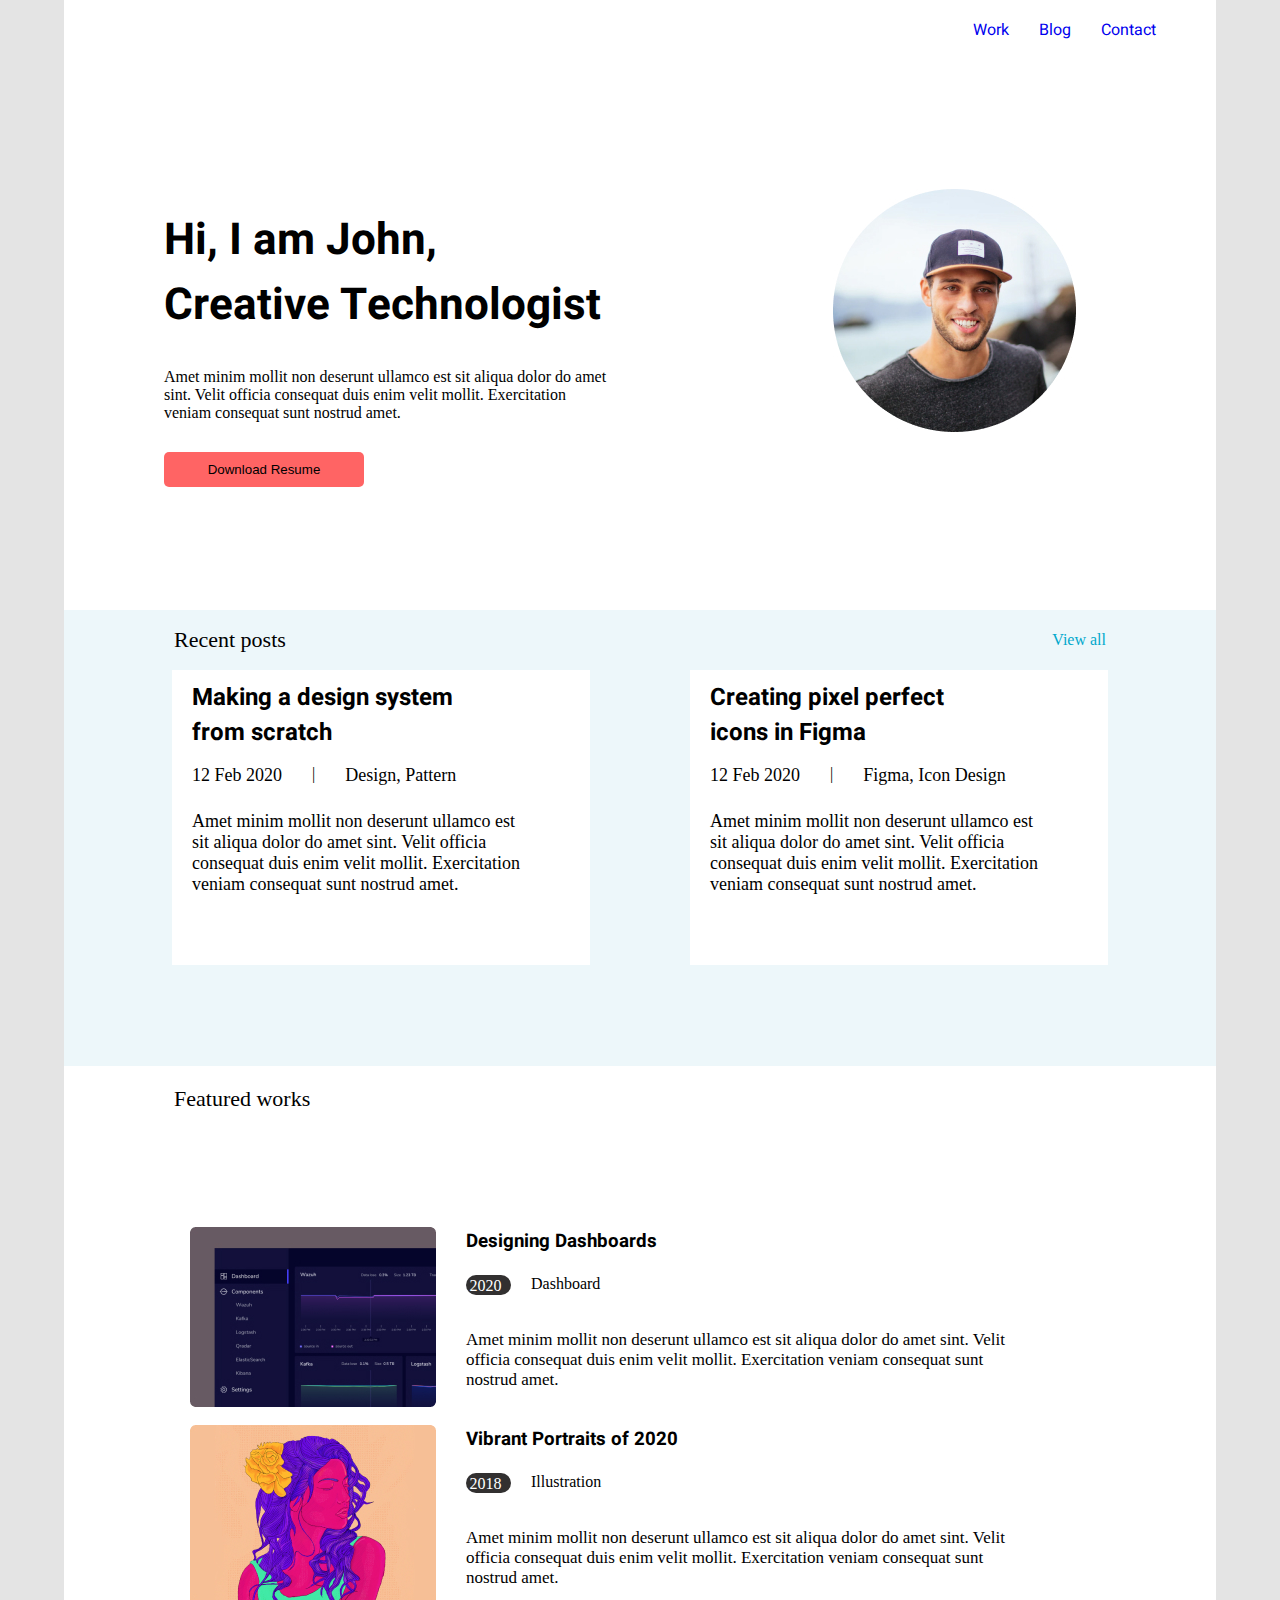
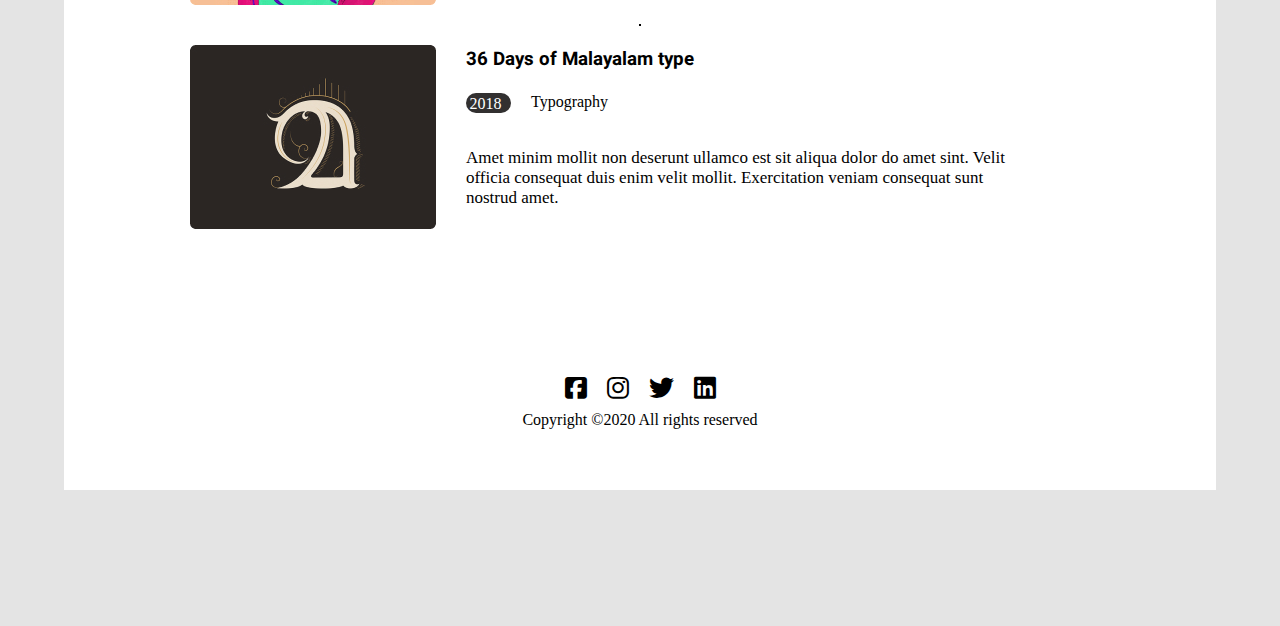
<file: index.html>
<!DOCTYPE html>
<html lang="en">

<head>
    <meta charset="UTF-8">
    <link rel="stylesheet" href="https://cdnjs.cloudflare.com/ajax/libs/font-awesome/6.5.2/css/all.min.css">
    <meta name="viewport" content="width=device-width, initial-scale=1.0">
    <link rel="stylesheet" href="./css/index.css">
    <title>Document</title>
</head>

<body>
    <main>
        <section class="container">
            <header>
                <ul>
                    <li><a href="./pages/work.html">Work</a></li>
                    <li><a href="./pages/blog.html">Blog</a></li>
                    <li><a href="#">Contact</a></li>
                </ul>
            </header>
            <div class="logs">
                <div class="text">
                    <h1>Hi, I am John,
                        Creative Technologist</h1>

                    <p>Amet minim mollit non deserunt ullamco est sit aliqua dolor do amet sint. Velit officia consequat
                        duis enim velit mollit. Exercitation veniam consequat sunt nostrud amet.</p>
                    <button>Download Resume</button>
                </div>

                <div class="img"> <img src="./img/Ellipse 1 (1).jpg" alt=""></div>

            </div>

            <div class="text-item">
                <p>Recent posts</p>
                <p>View all</p>
            </div>

            <section class="Recent-posts">
                <div class="box">
                    <h2 id="h2">Making a design system from scratch</h2>
                    <div class="title">
                        <div class="p1">
                            <p id="d22">12 Feb 2020</p>
                        </div>
                        <div class="p2">|</div>
                        <div class="p3">
                            <p id="d22">Design, Pattern</p>
                        </div>
                    </div>
                    <p id="p12">Amet minim mollit non deserunt ullamco est sit aliqua dolor do amet sint. Velit officia
                        consequat duis enim velit mollit. Exercitation veniam consequat sunt nostrud amet.</p>
                </div>
                <div class="box">
                    <h2 id="h2">Creating pixel perfect icons in Figma</h2>
                    <div class="title">
                        <div class="p1">
                            <p id="d22">12 Feb 2020</p>
                        </div>
                        <div class="p2">|</div>
                        <div class="p3">
                            <p id="d22">Figma, Icon Design</p>
                        </div>
                    </div>
                    <p id="p12">Amet minim mollit non deserunt ullamco est sit aliqua dolor do amet sint. Velit officia
                        consequat duis enim velit mollit. Exercitation veniam consequat sunt nostrud amet.</p>
                </div>


            </section>

            <!-- main section second -->

            <div class="Featured">
                <p>Featured works</p>
            </div>
            <section class="Featured-works">
                <div class="futters">
                    <div class="imgs"> <img src="./img/img1.jpg" alt=""></div>
                    <div class="futters-texts">
                        <h3>Designing Dashboards</h3>
                        <div class="pagges">
                            <div class="son">
                                <p id="p34">2020</p>
                            </div>
                            <div class="p9">
                                <p>
                                <p>Dashboard</p>
                                </p>
                            </div>
                        </div>
                        <p id="futters-p1">Amet minim mollit non deserunt ullamco est sit aliqua dolor do amet sint.
                            Velit officia consequat duis enim velit mollit. Exercitation veniam consequat sunt nostrud
                            amet.</p>

                    </div>

                </div>

                <div class="futters">
                    <div class="imgs"> <img src="./img/img2.jpg" alt=""></div>
                    <div class="futters-texts">
                        <h3>Vibrant Portraits of 2020</h3>
                        <div class="pagges">
                            <div class="son">
                                <p id="p34">2018</p>
                            </div>
                            <div class="p9">
                                <p>
                                <p>Illustration</p>
                                </p>
                            </div>
                        </div>
                        <p id="futters-p1">Amet minim mollit non deserunt ullamco est sit aliqua dolor do amet sint.
                            Velit officia consequat duis enim velit mollit. Exercitation veniam consequat sunt nostrud
                            amet.</p>

                    </div>


                </div>
                <div style="border: 1px solid black;"></div>
                <div class="futters">
                    <div class="imgs"> <img src="./img/img3.jpg" alt=""></div>
                    <div class="futters-texts">
                        <h3>36 Days of Malayalam type</h3>
                        <div class="pagges">
                            <div class="son">
                                <p id="p34">2018</p>
                            </div>
                            <div class="p9">
                                <p>
                                <p>Typography</p>
                                </p>
                            </div>
                        </div>
                        <p id="futters-p1">Amet minim mollit non deserunt ullamco est sit aliqua dolor do amet sint.
                            Velit officia consequat duis enim velit mollit. Exercitation veniam consequat sunt nostrud
                            amet.</p>

                    </div>


                </div>


            </section>
            <section class="footers">
                <footer>
                    <div class="iconki"> <i class="fa-brands fa-square-facebook"></i>
                        <i class="fa-brands fa-instagram"></i>
                        <i class="fa-brands fa-twitter"></i>
                        <i class="fa-brands fa-linkedin"></i>
                    </div>
                    <div class="paragrf">
                        <p>Copyright ©2020 All rights reserved </p>
                    </div>

                </footer>
            </section>

        </section>


    </main>
</body>

</html>
</file>
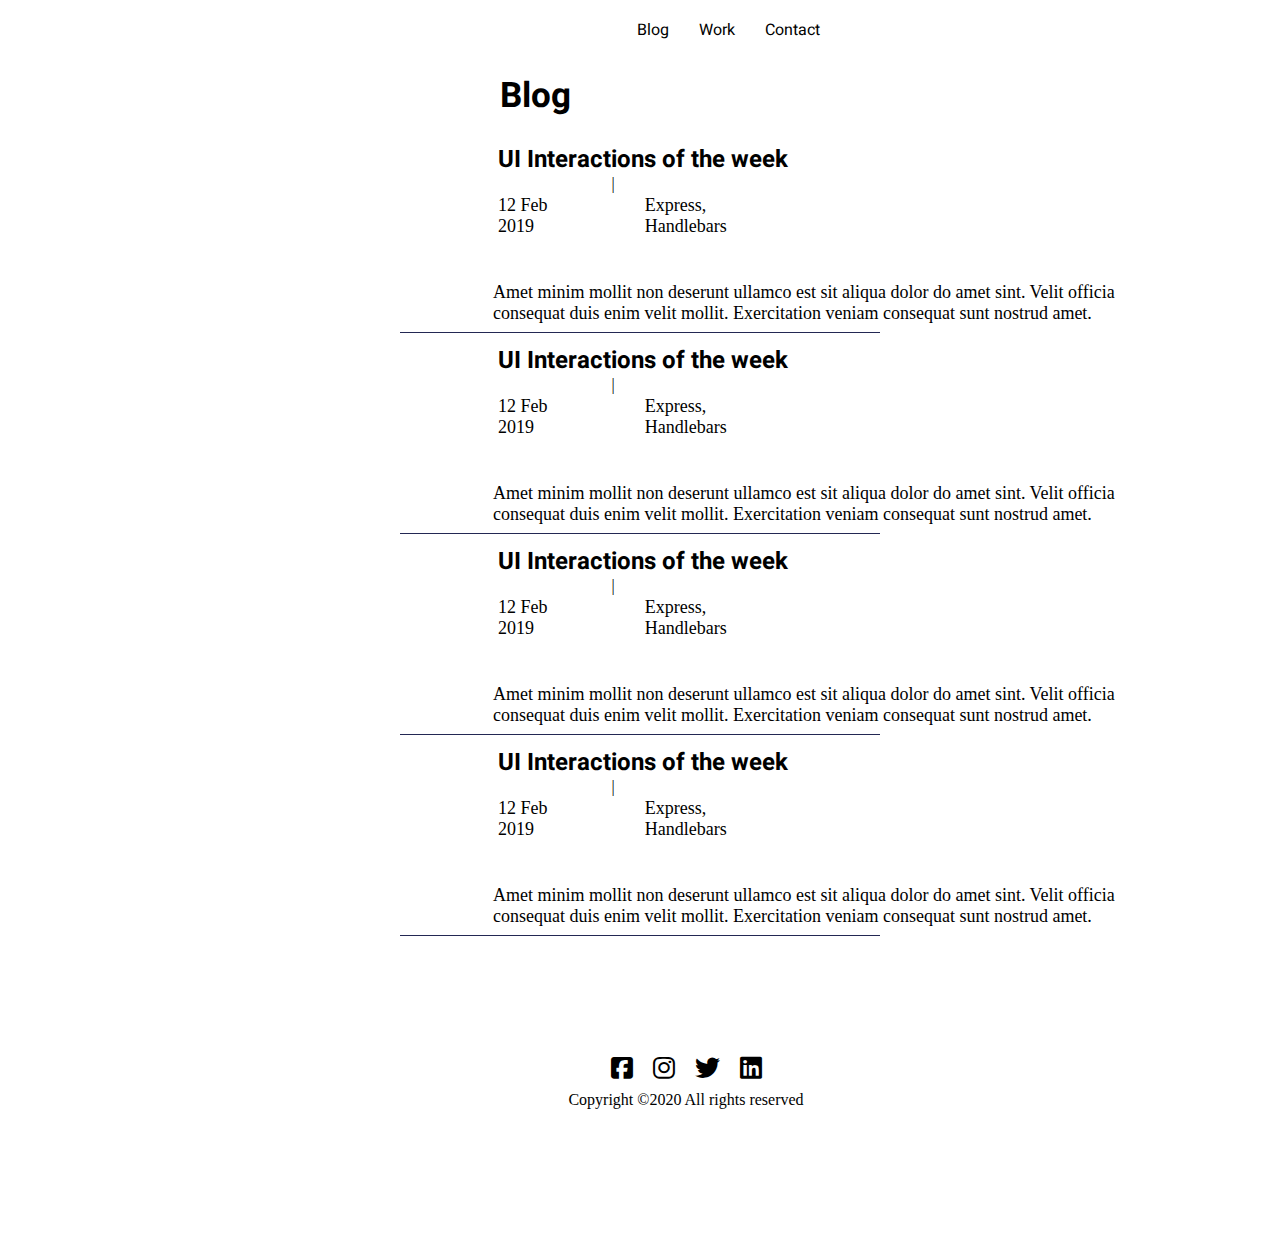
<file: pages/blog.html>
<!DOCTYPE html>
<html lang="en">
<head>
    <meta charset="UTF-8">
    <link rel="stylesheet" href="https://cdnjs.cloudflare.com/ajax/libs/font-awesome/6.5.2/css/all.min.css">
    <meta name="viewport" content="width=device-width, initial-scale=1.0">
    <link rel="stylesheet" href="../css/blog.css">
    <title>Document</title>
</head>
<body>
     
    <header>
        <section class="container">
        <nav>
        <ul>
                <li>
                    <a href="#">Blog</a>
                </li>
                <li>
                    <a href="./work.html">Work</a>
                </li>
                <li>
                    <a href="#">Contact</a>
                </li>
            </ul>
        </nav>
        </section>
     </header>




        <main>
       <div class="blog container">
        <h1>Blog</h1>
       
       <div class="blog text">
        <div class="box">
            <h2 id="h2">UI Interactions of the week</h2>
            <div class="title">
                <div class="p1">
                    <p id="d22">12 Feb 2019</p>
                </div>
                <div class="p2">|</div>
                <div class="p3">
                    <p id="d22">Express, Handlebars</p>
                </div>
            </div>
            <p id="p12">Amet minim mollit non deserunt ullamco est sit aliqua dolor do amet sint. Velit officia
                consequat duis enim velit mollit. Exercitation veniam consequat sunt nostrud amet.</p>
               
        </div>

       
       </div>
       
       <div class="span"></div>
        <div class="box">
            <h2 id="h2">UI Interactions of the week</h2>
            <div class="title">
                <div class="p1">
                    <p id="d22">12 Feb 2019</p>
                </div>
                <div class="p2">|</div>
                <div class="p3">
                    <p id="d22">Express, Handlebars</p>
                </div>
            </div>
            <p id="p12">Amet minim mollit non deserunt ullamco est sit aliqua dolor do amet sint. Velit officia
                consequat duis enim velit mollit. Exercitation veniam consequat sunt nostrud amet.</p>
               
        </div>

       
      
       
       <div class="span"></div>
        <div class="box">
            <h2 id="h2">UI Interactions of the week</h2>
            <div class="title">
                <div class="p1">
                    <p id="d22">12 Feb 2019</p>
                </div>
                <div class="p2">|</div>
                <div class="p3">
                    <p id="d22">Express, Handlebars</p>
                </div>
            </div>
            <p id="p12">Amet minim mollit non deserunt ullamco est sit aliqua dolor do amet sint. Velit officia
                consequat duis enim velit mollit. Exercitation veniam consequat sunt nostrud amet.</p>
               
        </div>

       

       
       <div class="span"></div>
        <div class="box">
            <h2 id="h2">UI Interactions of the week</h2>
            <div class="title">
                <div class="p1">
                    <p id="d22">12 Feb 2019</p>
                </div>
                <div class="p2">|</div>
                <div class="p3">
                    <p id="d22">Express, Handlebars</p>
                </div>
            </div>
            <p id="p12">Amet minim mollit non deserunt ullamco est sit aliqua dolor do amet sint. Velit officia
                consequat duis enim velit mollit. Exercitation veniam consequat sunt nostrud amet.</p>
               
        </div>

       
       
       
       <div class="span"></div>
    </div>
</div>

<section class="footers">
    <footer>
        <div class="iconki"> <i class="fa-brands fa-square-facebook"></i>
            <i class="fa-brands fa-instagram"></i>
            <i class="fa-brands fa-twitter"></i>
            <i class="fa-brands fa-linkedin"></i>
        </div>
        <div class="paragrf">
            <p>Copyright ©2020 All rights reserved </p>
        </div>

    </footer>
</section>

    </main>
    
</body>
</html>
</file>
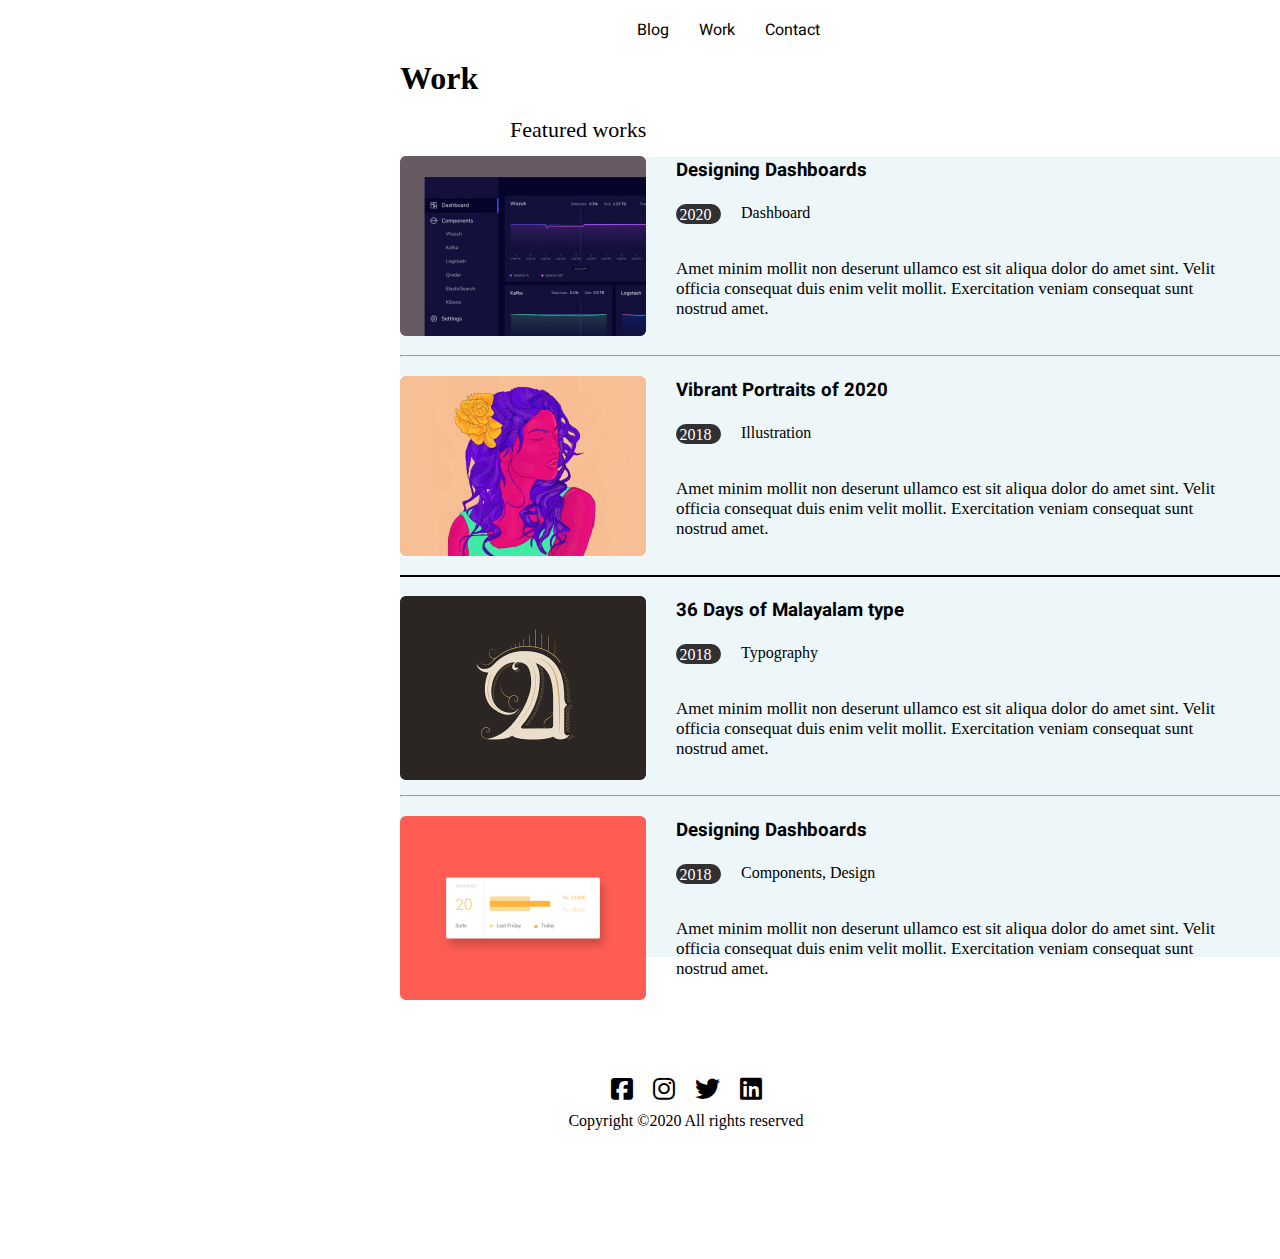
<file: pages/work.html>
<!DOCTYPE html>
<html lang="en">
<head>
    <meta charset="UTF-8">
    <link rel="stylesheet" href="https://cdnjs.cloudflare.com/ajax/libs/font-awesome/6.5.2/css/all.min.css">
    <meta name="viewport" content="width=device-width, initial-scale=1.0">
    <link rel="stylesheet" href="../css/work.css">
    <title>Document</title>
</head>
<body>
     
    <header>
        <section class="container">
        <nav>
        <ul>
                <li>
                    <a href="./blog.html">Blog</a>
                </li>
                <li>
                    <a href="../index.html">Work</a>
                </li>
                <li>
                    <a href="#">Contact</a>
                </li>
            </ul>
        </nav>
        </section>
     </header>




        <main>
       <div class="blog container">
        <h1>Work</h1>
      
        <div class="Featured">
            <p>Featured works</p>
        </div>
        <section class="Featured-works">
            <div class="futters">
                <div class="imgs"> <img src="../img/img1.jpg" alt=""></div>
                <div class="futters-texts">
                    <h3>Designing Dashboards</h3>
                    <div class="pagges">
                        <div class="son">
                            <p id="p34">2020</p>
                        </div>
                        <div class="p9">
                            <p>
                            <p>Dashboard</p>
                            </p>
                        </div>
                    </div>
                    <p id="futters-p1">Amet minim mollit non deserunt ullamco est sit aliqua dolor do amet sint.
                        Velit officia consequat duis enim velit mollit. Exercitation veniam consequat sunt nostrud
                        amet.</p>

                </div>

            </div>
          <hr>


            <div class="futters">
                <div class="imgs"> <img src="../img/img2.jpg" alt=""></div>
                <div class="futters-texts">
                    <h3>Vibrant Portraits of 2020</h3>
                    <div class="pagges">
                        <div class="son">
                            <p id="p34">2018</p>
                        </div>
                        <div class="p9">
                            <p>
                            <p>Illustration</p>
                            </p>
                        </div>
                    </div>
                    <p id="futters-p1">Amet minim mollit non deserunt ullamco est sit aliqua dolor do amet sint.
                        Velit officia consequat duis enim velit mollit. Exercitation veniam consequat sunt nostrud
                        amet.</p>

                </div>
             
            </div>
           
            
            <div style="border: 1px solid black;"></div>
            <div class="futters">
                <div class="imgs"> <img src="../img/img3.jpg" alt=""></div>
                <div class="futters-texts">
                    <h3>36 Days of Malayalam type</h3>
                    <div class="pagges">
                        <div class="son">
                            <p id="p34">2018</p>
                        </div>
                        <div class="p9">
                            <p>
                            <p>Typography</p>
                            </p>
                        </div>
                    </div>
                    <p id="futters-p1">Amet minim mollit non deserunt ullamco est sit aliqua dolor do amet sint.
                        Velit officia consequat duis enim velit mollit. Exercitation veniam consequat sunt nostrud
                        amet.</p>

                </div>
              

            </div>
       <hr>
       
            <div class="futters">
                <div class="imgs"> <img src="../img/Rectangle 40.png" alt=""></div>
                <div class="futters-texts">
                    <h3>Designing Dashboards</h3>
                    <div class="pagges">
                        <div class="son">
                            <p id="p34">2018</p>
                        </div>
                        <div class="p9">
                            <p>
                            <p>Components, Design</p>
                            </p>
                        </div>
                    </div>
                    <p id="futters-p1">Amet minim mollit non deserunt ullamco est sit aliqua dolor do amet sint.
                        Velit officia consequat duis enim velit mollit. Exercitation veniam consequat sunt nostrud
                        amet.</p>

                </div>

            </div>
       
       
       
       
     
    </div>
</div>

<section class="footers">
    <footer>
        <div class="iconki"> <i class="fa-brands fa-square-facebook"></i>
            <i class="fa-brands fa-instagram"></i>
            <i class="fa-brands fa-twitter"></i>
            <i class="fa-brands fa-linkedin"></i>
        </div>
        <div class="paragrf">
            <p>Copyright ©2020 All rights reserved </p>
        </div>

    </footer>
</section>

    </main>
    
</body>
</html>
</file>
<file: css/index.css>
* {
    padding: 0;
    margin: 0;
    box-sizing: border-box;
}

@font-face {
    font-family: "heebo";
    src: url(../Heebo/Heebo-VariableFont_wght.ttf);
}

body {
    background-color: rgb(228, 228, 228);
}

.container {
    width: 1152px;
    height: 2090px;
    /* border: 1px solid; */
    margin: auto;
    background-color: white;

}

header {
    width: 100%;
    height: 60px;
    /* background-color: aqua; */
    display: flex;
    justify-content: end;
    align-items: center;

}

header ul {
    display: flex;
    gap: 30px;
    padding: 0px 60px;
    
}

header ul a {
    text-decoration: none;
 


}

header li {
    list-style: none;
    font-family: "heebo";

}

.logs {
    width: 1152px;
    height: 550px;
    /* background-color: blue; */
    display: flex;
    gap: 140px;
    /* border: 1px solid; */
}

.text {
    width: 500px;
    height: 500px;
    padding: 148px 100px;
    display: flex;
    /* background-color: #FF6464; */
    flex-direction: column;
    gap: 30px;
}

h1 {
    font-family: "heebo";
    width: 440px;
    font-size: 44px;

}

.text p {
    width: 450px;
    font-size: 16px;

}

button {
    padding: 10px 0px;
    width: 200px;
    background-color: #FF6464;
    outline: none;
    border: 0px;
    border-radius: 5px;
}

.img {
    width: 500px;
    height: 500px;
    display: flex;
    justify-content: center;
    align-items: center;
    background-color: white;
}

.text-item {
    width: 100%;
    height: 60px;
    background-color:
        #EDF7FA;
    display: flex;
    justify-content: space-between;
    align-items: center;
}

.text-item p:nth-child(1) {
    padding: 0px 110px;
    font-size: 22px;
}

.text-item p:nth-child(2) {
    padding: 0px 110px;
    font-size: 16px;
    color: #00A8CC;
}

.Recent-posts {
    width: 1152px;
    height: 396px;
    background-color: #EDF7FA;
    display: flex;
    justify-content: center;
    gap: 100px;
}

.box {
    width: 418px;
    height: 295px;
    /* border: 1px solid; */
    background-color: white;
}

#h2 {
    width: 334px;
    height: 85px;
    font-family: "heebo";
    padding: 10px 20px;
}

.title {
    display: flex;
    gap: 30px;
    padding: 10px 20px;
}

#d22 {
    font-size: 18px;
}

#p12 {
    width: 378px;
    height: 117px;
    font-size: 18px;
    padding: 15px 20px;
}
.Featured{
width: 100%;
height: 60px;
display: flex;
padding: 20px 110px;
font-size: 22px;


}
.Featured-works{
    width: 1152px;
    height: 800px;
    /* background-color: #EDF7FA; */
    display: flex;
    justify-content: center;
    align-items: center;
    flex-direction: column;
    gap: 20px;
}
.futters{
    width: 900px;
    height: 178px;
    /* border: 1px solid; */
    display: flex;
    /* align-items: start; */
    /* padding-bottom: 60px; */
    /* border-bottom: 3px solid red; */
    gap: 10px;
    border-radius: 10px;
    align-items: center;

}
h3{
    font-family: "heebo";
    padding: 0px 20px;
}
.imgs{
    width: 246px;
    height: 180px;
    display: flex;
    align-items: start;
}
#futters-p1{
    width: 580px;
    height: 93px;
    font-size: 17px;
    padding: 15px 20px;
}
.son{
    background-color: rgb(50, 48, 48);
    border-radius: 50px;
    width: 45px;
    height: 20px;
    padding: 2.3px 3.5px;
  
}
#p34{
    color: white;
}
.pagges{
    display: flex;
    padding: 20px 20px;
    gap: 20px;
}
.footers{
    width: 1152px;
    height: 250px;
    /* background-color: #FF6464; */
}
footer{
    /* width: 1152px; */
    height: 182px;
    /* border: 2px solid ; */
    /* display: block */
    /* display: flex; */
    align-items: center;
    justify-content: center;
    

}
i{
    font-size: 25px;
}

.iconki{
    width: 100%;
    margin: 50px 0px 10px 0px;
    display: flex;
    align-items: center;
    justify-content: center;
    /* background-color: aqua; */
    gap: 20px;
}
.paragrf{
    width: 100%;
    /* margin: 30px; */
    display: flex;
    align-items: center;
    justify-content: center;
}
</file>
<file: css/blog.css>
*{
    margin: 0;
    padding: 0;
    box-sizing: border-box;
}


.container {
    /* width: 1152px; */
    /* height: 100vh; */
    /* border: 1px solid; */
    padding: 0px 400px;
}
 
@font-face {
    font-family: "heebo";
    src: url(../Heebo/Heebo-VariableFont_wght.ttf);
}


header nav {
    width: 100%;
    height: 60px;
    /* background-color: aqua; */
    display: flex;
    justify-content: end;
    align-items: center;

}
header ul {
    display: flex;
    gap: 30px;
    padding: 0px 60px;
    
}

header ul a {
    text-decoration: none;
    font-family: "heebo";
    color: black;
 


}

header li {
    list-style: none;
    font-family: "heebo";

}
h1{
    font-size: 35px;
    font-family: "heebo";
    margin: 10px 100px;
}
.box {
    width: 100%;
    height: 200px;
    padding: 0px 78px;
    /* border: 1px solid; */
    background-color: white;
}

#h2 {
    width: 682px;
    height: 33px;
    font-family: "heebo";
    padding: 10px 20px;
}

.title {
    display: flex;
    gap: 30px;
    padding: 10px 20px;
}

#d22 {
    font-size: 18px;
    padding: 20px 0px;
}

#p12 {
    width: 682px;
    height: 43px;
    font-size: 18px;
    padding: 15px ;
}
.span {
    width: 100%;
    border-bottom: 1px solid #232853;
    margin: 0px 0px;
  }
  footer{
    width: 1152px;
    height: 182px;
    /* border: 2px solid ; */
    /* display: block */
    /* display: flex; */
    align-items: center;
    justify-content: center;
    
    

}
i{
    font-size: 25px;
}

.iconki{
    width: 100%;
    margin: 50px 0px 10px 0px;
    display: flex;
    align-items: center;
    justify-content: center;
    /* background-color: aqua; */
    gap: 20px;
}
.paragrf{
    width: 100%;
    /* margin: 30px; */
    display: flex;
    align-items: center;
    justify-content: center;
}
.footers{
    width: 1152px;
    height: 250px;
    padding: 70px 110px;

}
</file>
<file: css/work.css>
*{
    margin: 0;
    padding: 0;
    box-sizing: border-box;
}


.container {
    /* width: 1152px; */
    /* height: 100vh; */
    /* border: 1px solid; */
    padding: 0px 400px;
}
 
@font-face {
    font-family: "heebo";
    src: url(../Heebo/Heebo-VariableFont_wght.ttf);
}


header nav {
    width: 100%;
    height: 60px;
    /* background-color: aqua; */
    display: flex;
    justify-content: end;
    align-items: center;

}
header ul {
    display: flex;
    gap: 30px;
    padding: 0px 60px;
    
}

header ul a {
    text-decoration: none;
    font-family: "heebo";
    color: black;
 


}

header li {
    list-style: none;
    font-family: "heebo";

}
.Featured{
    width: 100%;
    height: 60px;
    display: flex;
    padding: 20px 110px;
    font-size: 22px;
    
    
    
    }
    .Featured-works{
        width: 1152px;
        height: 800px;
        background-color: #EDF7FA;
        display: flex;
        /* justify-content: center; */
        /* align-items: center; */
        flex-direction: column;
        gap: 20px;
    }
    .futters{
        width: 900px;
        height: 178px;
        /* border: 1px solid; */
        display: flex;
        /* align-items: start; */
        /* padding-bottom: 60px; */
        /* border-bottom: 3px solid red; */
        gap: 10px;
        border-radius: 10px;
        align-items: center;
    
    }
    h3{
        font-family: "heebo";
        padding: 0px 20px;
    }
    .imgs{
        width: 246px;
        height: 180px;
        display: flex;
        align-items: start;
    }
    #futters-p1{
        width: 580px;
        height: 93px;
        font-size: 17px;
        padding: 15px 20px;
    }
    .son{
        background-color: rgb(50, 48, 48);
        border-radius: 50px;
        width: 45px;
        height: 20px;
        padding: 2.3px 3.5px;
      
    }
    #p34{
        color: white;
    }
    .pagges{
        display: flex;
        padding: 20px 20px;
        gap: 20px;
    }
footer{
  width: 1152px;
  height: 182px;
  /* border: 2px solid ; */
  /* display: block */
  /* display: flex; */
  align-items: center;
  justify-content: center;
  
  

}
i{
  font-size: 25px;
}

.iconki{
  width: 100%;
  margin: 50px 0px 10px 0px;
  display: flex;
  align-items: center;
  justify-content: center;
  /* background-color: aqua; */
  gap: 20px;
}
.paragrf{
  width: 100%;
  /* margin: 30px; */
  display: flex;
  align-items: center;
  justify-content: center;
}
.footers{
  width: 1152px;
  height: 250px;
  padding: 70px 110px;

}
</file>
